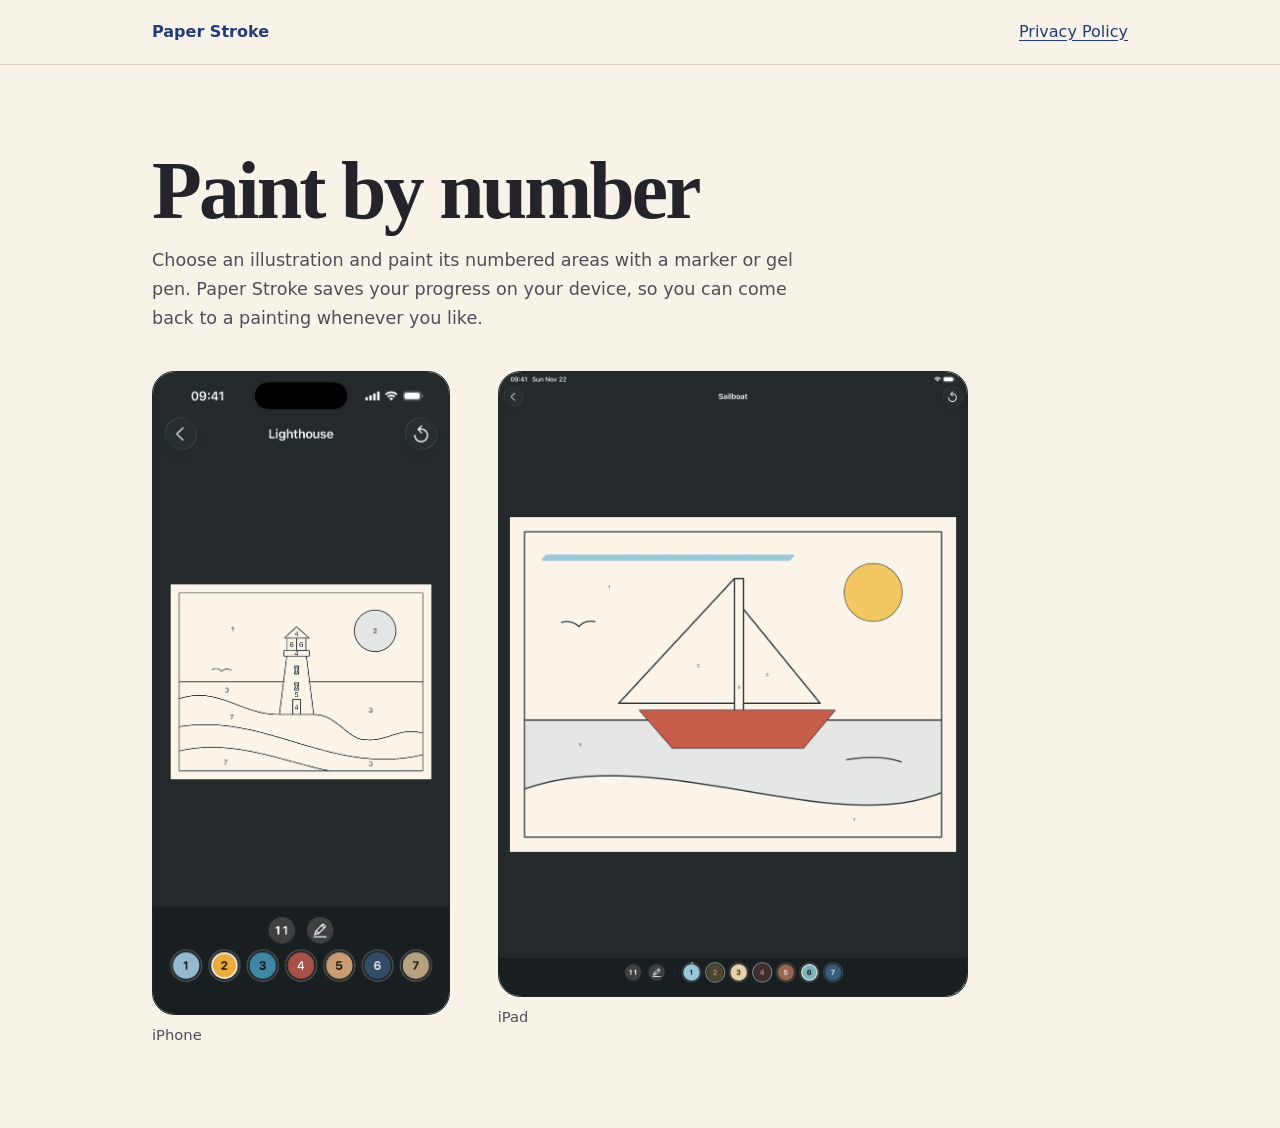
<file: index.html>
<!doctype html>
<html lang="en">
<head>
  <meta charset="utf-8">
  <meta name="viewport" content="width=device-width, initial-scale=1">
  <meta name="description" content="Paper Stroke is a paint-by-number app for iPhone and iPad.">
  <title>Paper Stroke</title>
  <link rel="stylesheet" href="style.css">
</head>
<body>
  <header class="site-header">
    <nav class="wrap" aria-label="Main">
      <a class="brand" href="./" aria-current="page">Paper Stroke</a>
      <a href="privacy.html">Privacy Policy</a>
    </nav>
  </header>
  <main class="wrap">
    <section class="intro" aria-labelledby="title">
      <h1 id="title">Paint by number</h1>
      <p>Choose an illustration and paint its numbered areas with a marker or gel pen. Paper Stroke saves your progress on your device, so you can come back to a painting whenever you like.</p>
    </section>
    <div class="screenshots">
      <figure class="phone">
        <img src="assets/iphone.png" width="1206" height="2622" alt="The Lighthouse illustration on iPhone, with the selected numbered area highlighted on the canvas.">
        <figcaption>iPhone</figcaption>
      </figure>
      <figure class="tablet">
        <img src="assets/ipad.png" width="2064" height="2752" alt="The Sailboat illustration on iPad, with the sun and hull painted and the numbered palette below.">
        <figcaption>iPad</figcaption>
      </figure>
    </div>
  </main>
</body>
</html>
</file>
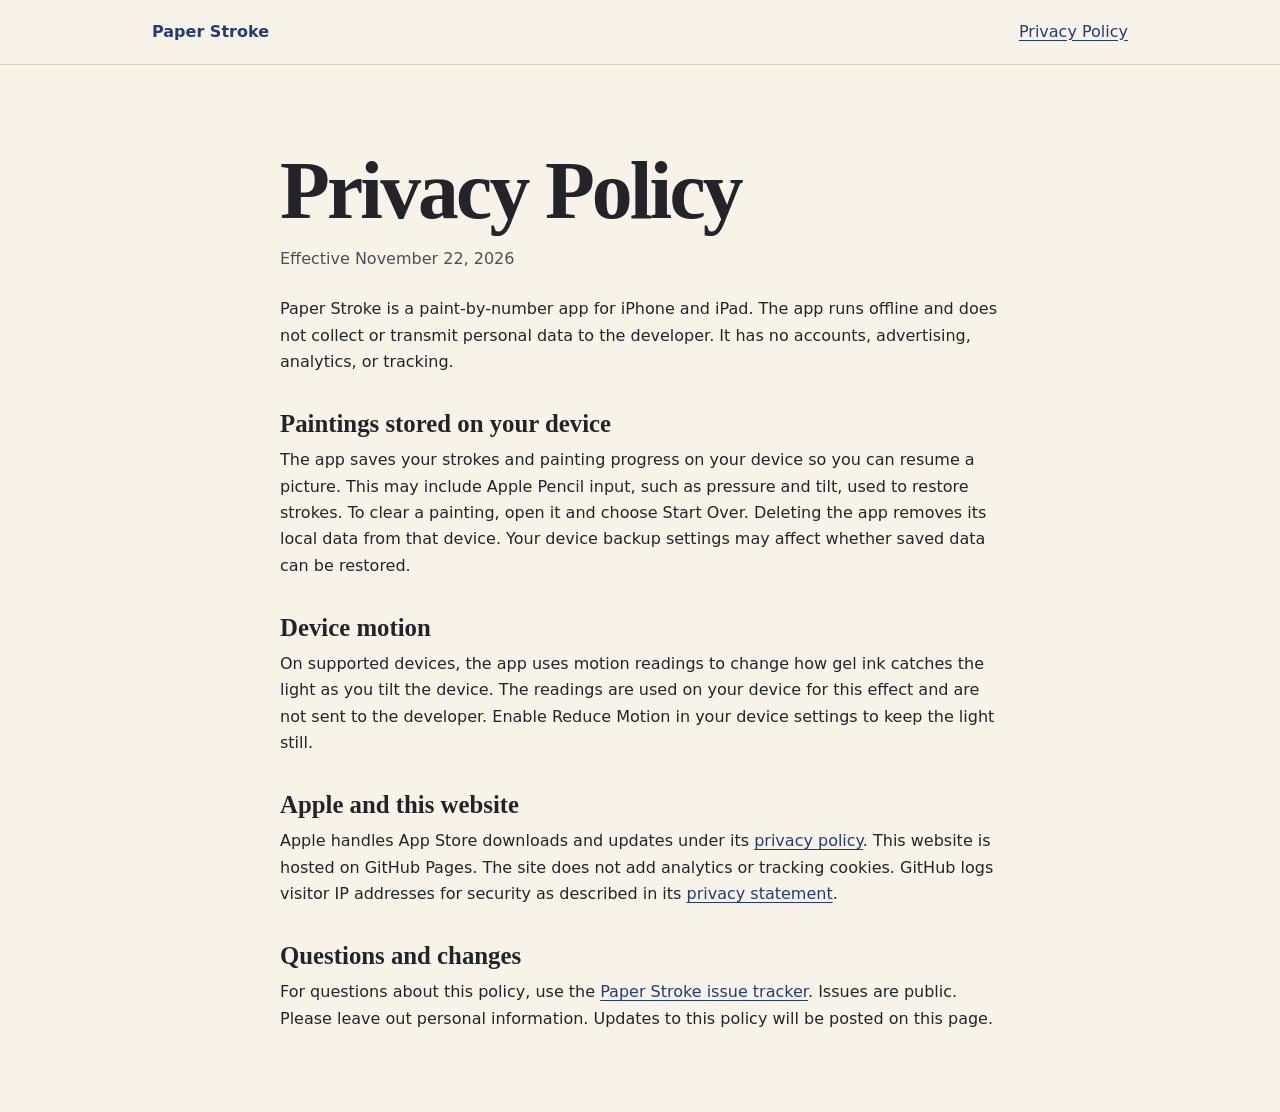
<file: privacy.html>
<!doctype html>
<html lang="en">
<head>
  <meta charset="utf-8">
  <meta name="viewport" content="width=device-width, initial-scale=1">
  <meta name="description" content="How Paper Stroke handles painting progress, device motion, and website visits.">
  <title>Privacy Policy · Paper Stroke</title>
  <link rel="stylesheet" href="style.css">
</head>
<body>
  <header class="site-header">
    <nav class="wrap" aria-label="Main">
      <a class="brand" href="./">Paper Stroke</a>
      <a href="privacy.html" aria-current="page">Privacy Policy</a>
    </nav>
  </header>
  <main class="wrap policy">
    <h1>Privacy Policy</h1>
    <p class="date">Effective <time datetime="2026-11-22">November 22, 2026</time></p>
    <p>Paper Stroke is a paint-by-number app for iPhone and iPad. The app runs offline and does not collect or transmit personal data to the developer. It has no accounts, advertising, analytics, or tracking.</p>

    <h2>Paintings stored on your device</h2>
    <p>The app saves your strokes and painting progress on your device so you can resume a picture. This may include Apple Pencil input, such as pressure and tilt, used to restore strokes. To clear a painting, open it and choose Start Over. Deleting the app removes its local data from that device. Your device backup settings may affect whether saved data can be restored.</p>

    <h2>Device motion</h2>
    <p>On supported devices, the app uses motion readings to change how gel ink catches the light as you tilt the device. The readings are used on your device for this effect and are not sent to the developer. Enable Reduce Motion in your device settings to keep the light still.</p>

    <h2>Apple and this website</h2>
    <p>Apple handles App Store downloads and updates under its <a href="https://www.apple.com/legal/privacy/">privacy policy</a>. This website is hosted on GitHub Pages. The site does not add analytics or tracking cookies. GitHub logs visitor IP addresses for security as described in its <a href="https://docs.github.com/en/site-policy/privacy-policies/github-general-privacy-statement">privacy statement</a>.</p>

    <h2>Questions and changes</h2>
    <p>For questions about this policy, use the <a href="https://github.com/mlnvandal/paper-stroke-site/issues">Paper Stroke issue tracker</a>. Issues are public. Please leave out personal information. Updates to this policy will be posted on this page.</p>
  </main>
</body>
</html>
</file>
<file: style.css>
:root {
  color-scheme: light;
  --paper: #f8f3e9;
  --ink: #25232a;
  --muted: #514d56;
  --accent: #233c78;
  --rule: #d9cfc1;
}

* { box-sizing: border-box; }

body {
  margin: 0;
  background: var(--paper);
  color: var(--ink);
  font: 1rem/1.65 system-ui, sans-serif;
}

a { color: var(--accent); text-underline-offset: .2em; }
a:focus-visible { outline: 2px solid var(--accent); outline-offset: 4px; }

.wrap { width: min(61rem, calc(100% - 3rem)); margin-inline: auto; }
.site-header { border-bottom: 1px solid var(--rule); }
.site-header nav {
  min-height: 4rem;
  display: flex;
  align-items: center;
  justify-content: space-between;
  gap: 1rem;
}
.brand { font-weight: 750; text-decoration: none; }

main { padding-block: clamp(2.5rem, 7vw, 5rem); }
h1, h2 { font-family: Georgia, serif; line-height: 1.12; }
h1 { font-size: clamp(2.45rem, 7vw, 5.1rem); letter-spacing: -.035em; margin: 0 0 .6rem; }
h2 { font-size: 1.55rem; margin: 2.15rem 0 .45rem; }
p { margin: .6rem 0 0; }
.intro p { max-width: 41rem; color: var(--muted); font-size: 1.1rem; }
.date, figcaption { color: var(--muted); }
.policy { max-width: 45rem; }
.policy .date { margin-bottom: 1.5rem; }

.screenshots {
  display: grid;
  grid-template-columns: minmax(0, 1fr) minmax(0, 1.58fr);
  gap: clamp(1rem, 4vw, 3rem);
  align-items: start;
  max-width: 51rem;
  margin-top: 2.35rem;
}
figure { margin: 0; }
figure img {
  display: block;
  width: 100%;
  height: auto;
  border: 1px solid #20252a;
  border-radius: clamp(.75rem, 2vw, 1.4rem);
  background: #24282a;
}
figcaption { margin-top: .5rem; font-size: .92rem; }

@media (max-width: 33rem) {
  .wrap { width: calc(100% - 2rem); }
  .screenshots { grid-template-columns: 1fr; }
  .phone { width: 74%; }
}
</file>
